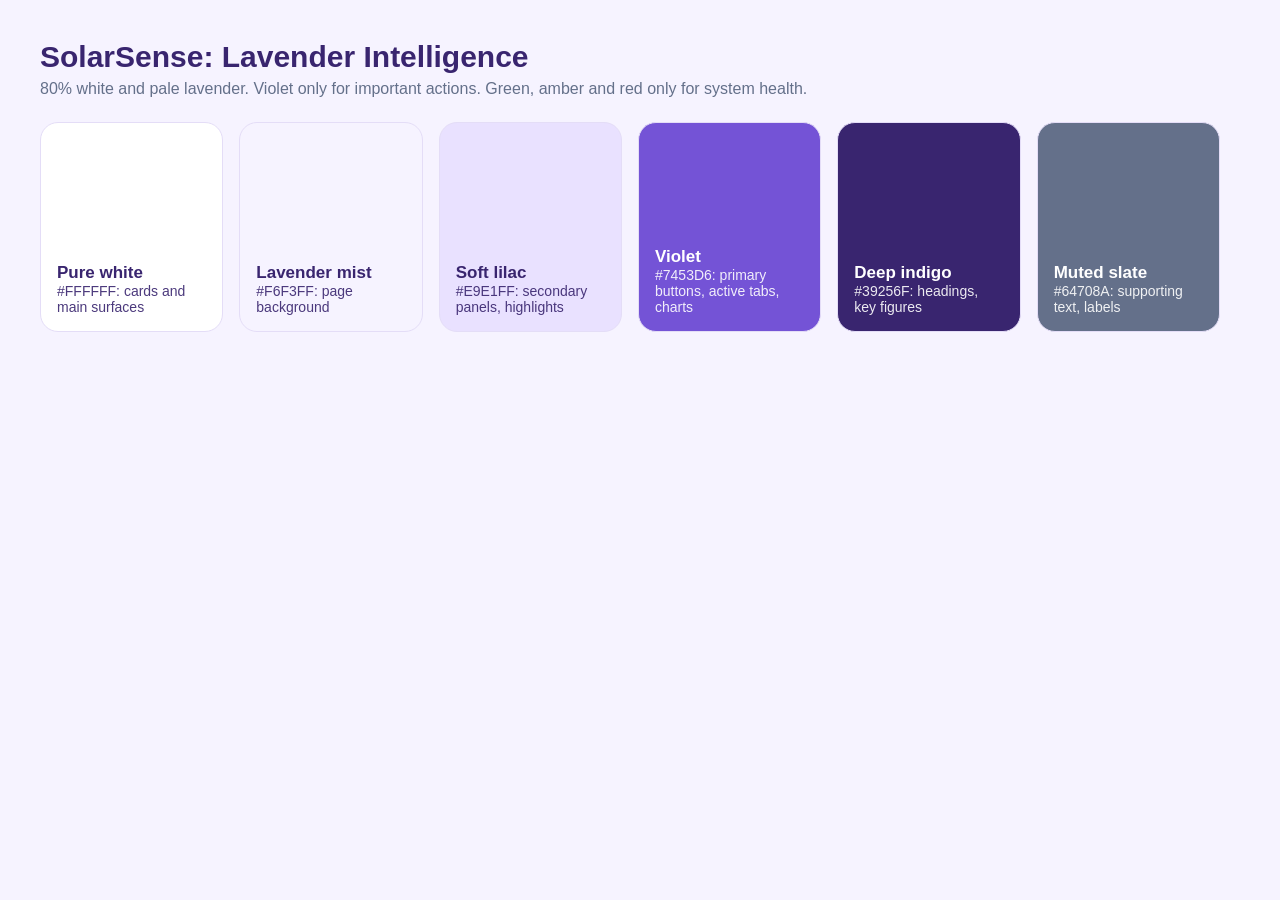
<file: docs/brand/palette.html>
<!doctype html><html><head><meta charset="utf-8"><style>
body{margin:0;width:1260px;height:430px;background:#F6F3FF;font-family:Arial,sans-serif;color:#39256F;padding:40px;box-sizing:border-box}
h1{margin:0 0 6px;font-size:30px}p{margin:0 0 24px;color:#64708A}
.row{display:flex;gap:16px}.c{flex:1;border-radius:18px;height:210px;padding:16px;box-sizing:border-box;display:flex;flex-direction:column;justify-content:flex-end;border:1.5px solid #e4ddf7}
.c b{font-size:17px}.c span{font-size:14px;opacity:.9}
</style></head><body><h1>SolarSense: Lavender Intelligence</h1><p>80% white and pale lavender. Violet only for important actions. Green, amber and red only for system health.</p>
<div class="row">
<div class="c" style="background:#FFFFFF"><b>Pure white</b><span>#FFFFFF: cards and main surfaces</span></div>
<div class="c" style="background:#F6F3FF"><b>Lavender mist</b><span>#F6F3FF: page background</span></div>
<div class="c" style="background:#E9E1FF"><b>Soft lilac</b><span>#E9E1FF: secondary panels, highlights</span></div>
<div class="c" style="background:#7453D6;color:#fff"><b>Violet</b><span>#7453D6: primary buttons, active tabs, charts</span></div>
<div class="c" style="background:#39256F;color:#fff"><b>Deep indigo</b><span>#39256F: headings, key figures</span></div>
<div class="c" style="background:#64708A;color:#fff"><b>Muted slate</b><span>#64708A: supporting text, labels</span></div>
</div></body></html>
</file>
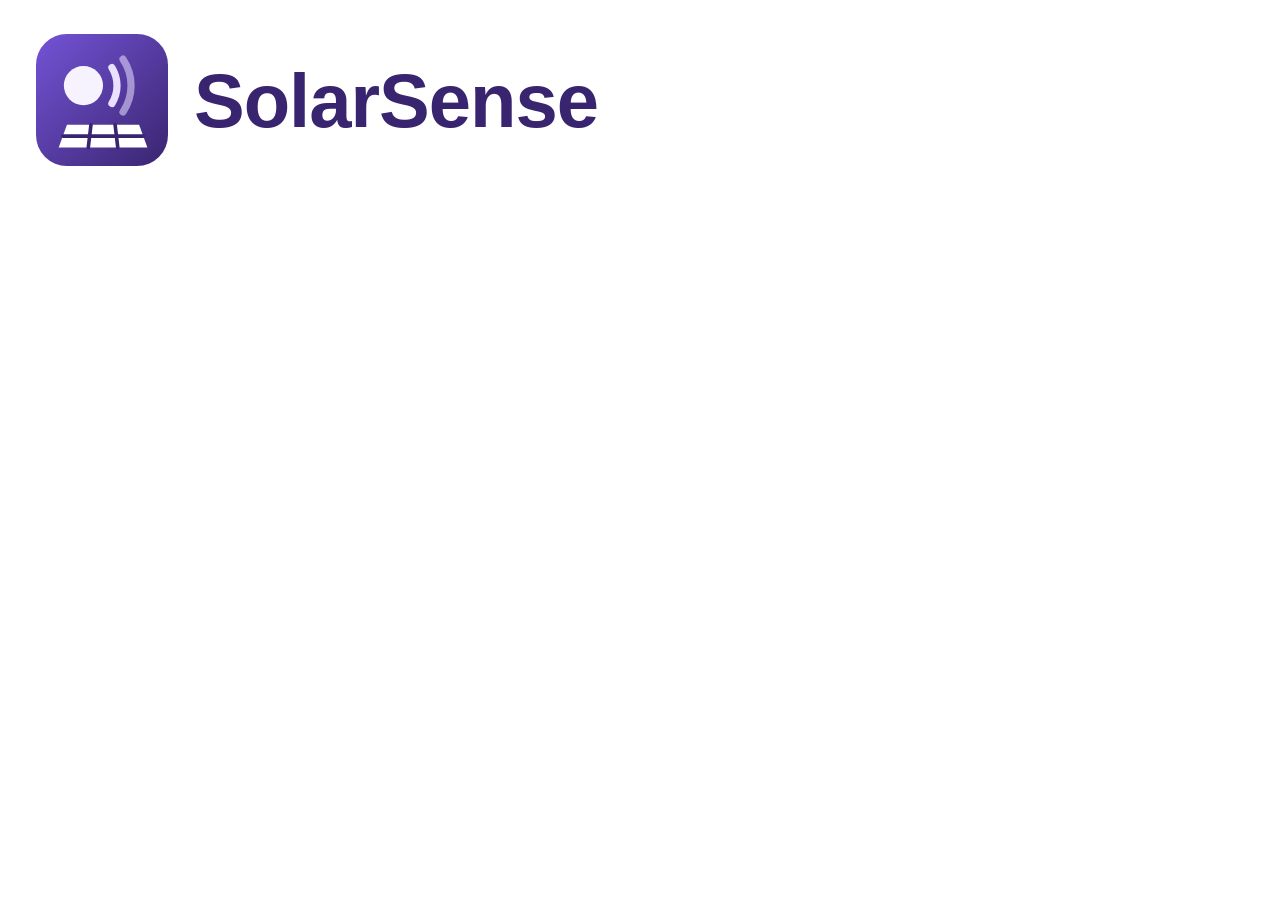
<file: docs/brand/wordmark.html>
<!doctype html><html><head><meta charset="utf-8"><style>
body{margin:0;width:760px;height:200px;display:flex;align-items:center;gap:26px;padding:0 36px;box-sizing:border-box;background:#FFFFFF;font-family:Archivo,Arial,sans-serif}
img{width:132px;height:132px}
b{font-size:76px;font-weight:800;letter-spacing:-1px;color:#39256F}
</style></head><body><img src="logo.svg"><b>SolarSense</b></body></html>
</file>
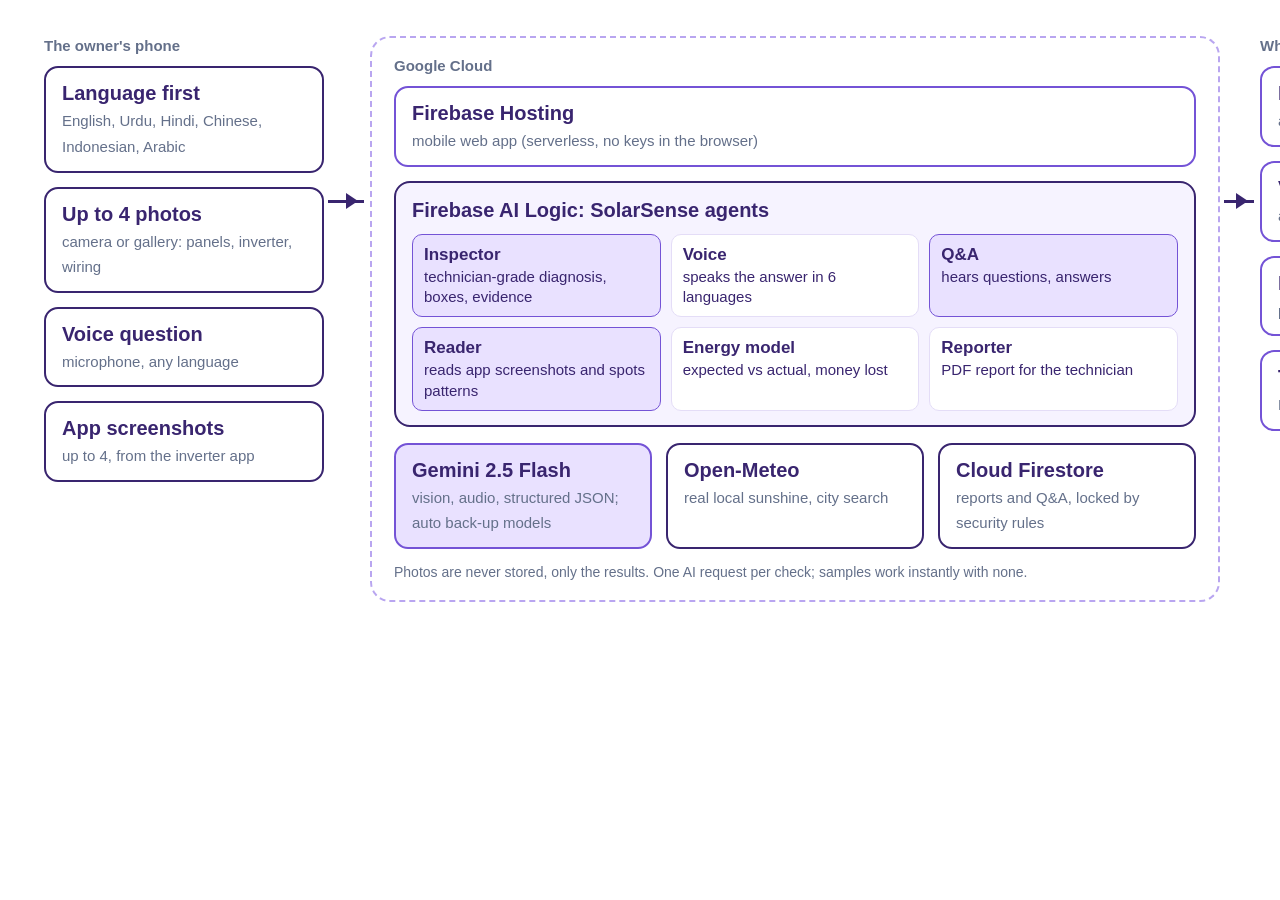
<file: docs/diagrams/architecture.html>
<!doctype html><html><head><meta charset="utf-8"><style>
:root{--ink:#39256f;--soft:#64708a;--rule:#e4ddf7;--sun:#7453d6;--sunbg:#e9e1ff;--blue:#39256f;--bluebg:#f6f3ff}
*{box-sizing:border-box}body{margin:0;width:1600px;height:580px;font:400 19px/1.35 Arial,sans-serif;color:var(--ink);background:#ffffff;padding:36px 44px;position:relative}
.lab{font-size:15px;color:var(--soft);font-weight:700;margin-bottom:10px}
.box{border:2px solid var(--ink);border-radius:14px;padding:12px 16px;background:#fff;margin-bottom:14px}
.box b{display:block;font-size:20px}.box span{font-size:15px;color:var(--soft)}
.col{position:absolute;top:36px}
.gcp{position:absolute;left:370px;top:36px;width:850px;border:2px dashed #b9a6f0;border-radius:20px;padding:18px 22px}
.run{border:2px solid var(--blue);border-radius:16px;padding:14px 16px;background:var(--bluebg);margin-top:14px}
.ag{display:grid;grid-template-columns:repeat(3,1fr);gap:10px;margin-top:10px}
.a{background:#fff;border:1.5px solid var(--rule);border-radius:10px;padding:9px 11px;font-size:15px}.a b{display:block;font-size:17px}
.a.g{border-color:var(--sun);background:var(--sunbg)}
.row{display:grid;grid-template-columns:repeat(3,1fr);gap:14px;margin-top:16px}
.g2{border-color:var(--sun);background:var(--sunbg)}
.arrow{position:absolute;height:3px;background:var(--ink)}.arrow::after{content:"";position:absolute;right:-2px;top:-7px;border:8px solid transparent;border-left:12px solid var(--ink)}
.note{font-size:14px;color:var(--soft);margin:14px 0 0}
</style></head><body>
<div class="col" style="left:44px;width:280px">
 <div class="lab">The owner's phone</div>
 <div class="box"><b>Language first</b><span>English, Urdu, Hindi, Chinese, Indonesian, Arabic</span></div>
 <div class="box"><b>Up to 4 photos</b><span>camera or gallery: panels, inverter, wiring</span></div>
 <div class="box"><b>Voice question</b><span>microphone, any language</span></div>
 <div class="box"><b>App screenshots</b><span>up to 4, from the inverter app</span></div>
</div>
<div class="gcp">
 <div class="lab">Google Cloud</div>
 <div class="box" style="border-color:#7453d6;margin:0"><b>Firebase Hosting</b><span>mobile web app (serverless, no keys in the browser)</span></div>
 <div class="run"><b style="font-size:20px">Firebase AI Logic: SolarSense agents</b>
  <div class="ag">
   <div class="a g"><b>Inspector</b>technician-grade diagnosis, boxes, evidence</div>
   <div class="a"><b>Voice</b>speaks the answer in 6 languages</div>
   <div class="a g"><b>Q&amp;A</b>hears questions, answers</div>
   <div class="a g"><b>Reader</b>reads app screenshots and spots patterns</div>
   <div class="a"><b>Energy model</b>expected vs actual, money lost</div>
   <div class="a"><b>Reporter</b>PDF report for the technician</div>
  </div></div>
 <div class="row">
  <div class="box g2" style="margin:0"><b>Gemini 2.5 Flash</b><span>vision, audio, structured JSON; auto back-up models</span></div>
  <div class="box" style="margin:0"><b>Open-Meteo</b><span>real local sunshine, city search</span></div>
  <div class="box" style="margin:0"><b>Cloud Firestore</b><span>reports and Q&amp;A, locked by security rules</span></div>
 </div>
 <p class="note">Photos are never stored, only the results. One AI request per check; samples work instantly with none.</p>
</div>
<div class="col" style="left:1260px;width:296px">
 <div class="lab">What the owner gets</div>
 <div class="box" style="border-color:var(--sun)"><b>Marked photo</b><span>a box around every problem</span></div>
 <div class="box" style="border-color:var(--sun)"><b>Voice + captions</b><span>and a written card per issue</span></div>
 <div class="box" style="border-color:var(--sun)"><b>Money lost</b><span>per month, in their currency</span></div>
 <div class="box" style="border-color:var(--sun)"><b>Technician report</b><span>PDF, shared on WhatsApp</span></div>
</div>
<div class="arrow" style="left:328px;top:200px;width:36px"></div>
<div class="arrow" style="left:1224px;top:200px;width:30px"></div>
</body></html>
</file>
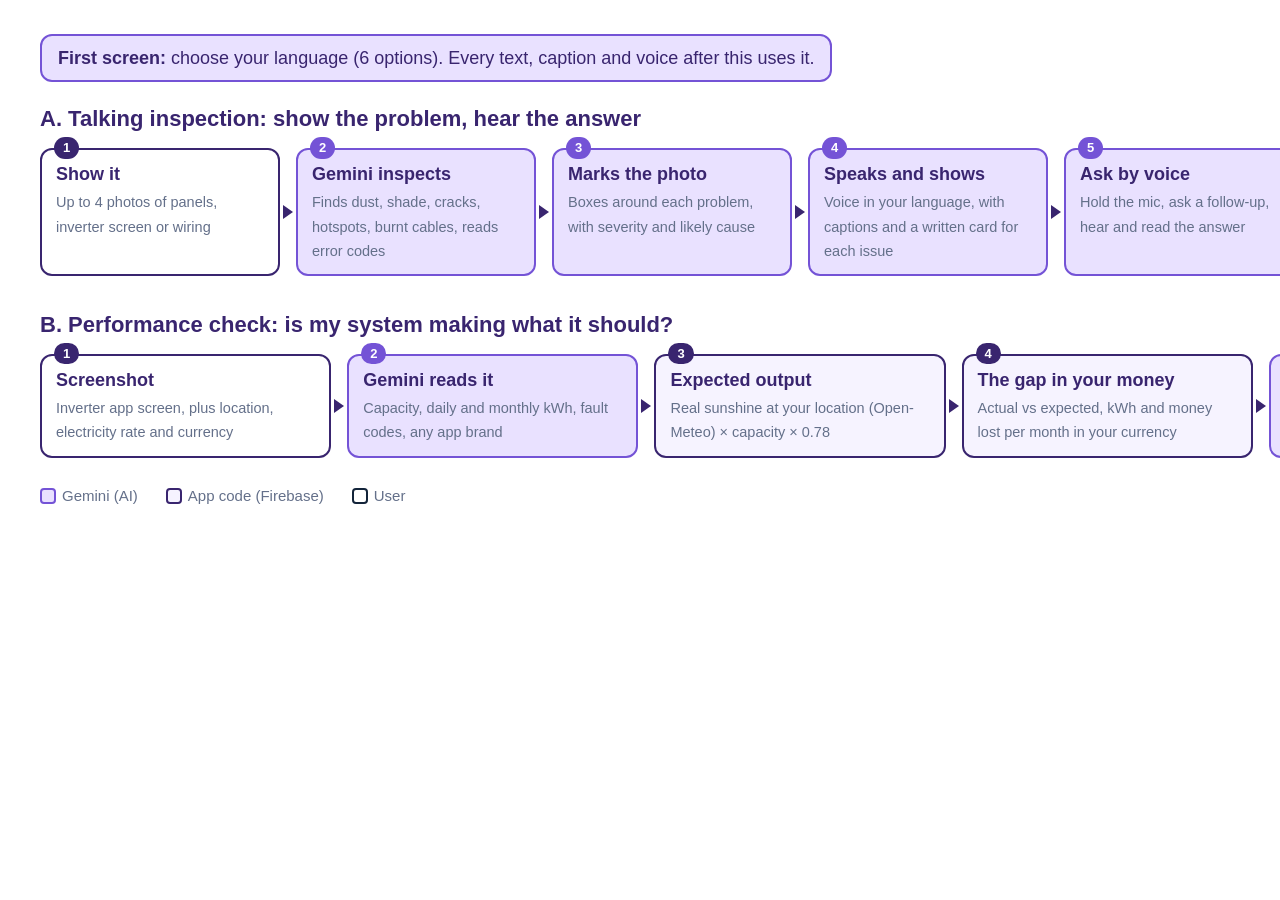
<file: docs/diagrams/workflow.html>
<!doctype html><html><head><meta charset="utf-8"><style>
:root{--ink:#39256f;--soft:#64708a;--rule:#e4ddf7;--sun:#7453d6;--sunbg:#e9e1ff;--blue:#39256f;--bluebg:#f6f3ff}
*{box-sizing:border-box}body{margin:0;width:1600px;height:540px;font:400 18px/1.35 Arial,sans-serif;color:var(--ink);background:#ffffff;padding:34px 40px}
h2{font-size:22px;margin:0 0 14px}
.first{display:inline-block;border:2px solid #7453d6;background:#e9e1ff;border-radius:12px;padding:10px 16px;font-size:18px;margin-bottom:22px}
.flow{display:flex;gap:16px;align-items:stretch;margin-bottom:34px}
.s{flex:1;border:2px solid var(--ink);border-radius:12px;padding:12px 14px;position:relative;background:#fff}
.s b{display:block;font-size:18px;margin-bottom:3px}.s span{font-size:14.5px;color:var(--soft)}
.s .n{position:absolute;top:-13px;left:12px;background:var(--ink);color:#fff;border-radius:99px;font-size:13px;font-weight:700;padding:2px 9px;font-style:normal}
.s.ai{border-color:var(--sun);background:var(--sunbg)}.s.ai .n{background:var(--sun);color:#fff}
.s.code{border-color:var(--blue);background:var(--bluebg)}.s.code .n{background:var(--blue)}
.s+.s::before{content:"";position:absolute;left:-15px;top:50%;border:7px solid transparent;border-left:10px solid var(--ink);transform:translateY(-50%)}
.legend{display:flex;gap:28px;font-size:15px;color:var(--soft);margin-top:-6px}
.legend i{display:inline-block;width:16px;height:16px;border-radius:4px;vertical-align:-3px;margin-right:6px;border:2px solid}
</style></head><body>
<div class="first"><b>First screen:</b> choose your language (6 options). Every text, caption and voice after this uses it.</div>
<h2>A. Talking inspection: show the problem, hear the answer</h2>
<div class="flow">
 <div class="s"><i class="n">1</i><b>Show it</b><span>Up to 4 photos of panels, inverter screen or wiring</span></div>
 <div class="s ai"><i class="n">2</i><b>Gemini inspects</b><span>Finds dust, shade, cracks, hotspots, burnt cables, reads error codes</span></div>
 <div class="s ai"><i class="n">3</i><b>Marks the photo</b><span>Boxes around each problem, with severity and likely cause</span></div>
 <div class="s ai"><i class="n">4</i><b>Speaks and shows</b><span>Voice in your language, with captions and a written card for each issue</span></div>
 <div class="s ai"><i class="n">5</i><b>Ask by voice</b><span>Hold the mic, ask a follow-up, hear and read the answer</span></div>
 <div class="s code"><i class="n">6</i><b>Act</b><span>Safe steps for you, or a PDF report for the technician on WhatsApp. Saved in Firestore</span></div>
</div>
<h2>B. Performance check: is my system making what it should?</h2>
<div class="flow">
 <div class="s"><i class="n">1</i><b>Screenshot</b><span>Inverter app screen, plus location, electricity rate and currency</span></div>
 <div class="s ai"><i class="n">2</i><b>Gemini reads it</b><span>Capacity, daily and monthly kWh, fault codes, any app brand</span></div>
 <div class="s code"><i class="n">3</i><b>Expected output</b><span>Real sunshine at your location (Open-Meteo) × capacity × 0.78</span></div>
 <div class="s code"><i class="n">4</i><b>The gap in your money</b><span>Actual vs expected, kWh and money lost per month in your currency</span></div>
 <div class="s ai"><i class="n">5</i><b>Explains and speaks</b><span>Likely causes with evidence and how to check, as text and voice</span></div>
</div>
<div class="legend"><span><i style="border-color:#7453d6;background:#e9e1ff"></i>Gemini (AI)</span><span><i style="border-color:#39256f;background:#f6f3ff"></i>App code (Firebase)</span><span><i style="border-color:#13243a"></i>User</span></div>
</body></html>
</file>
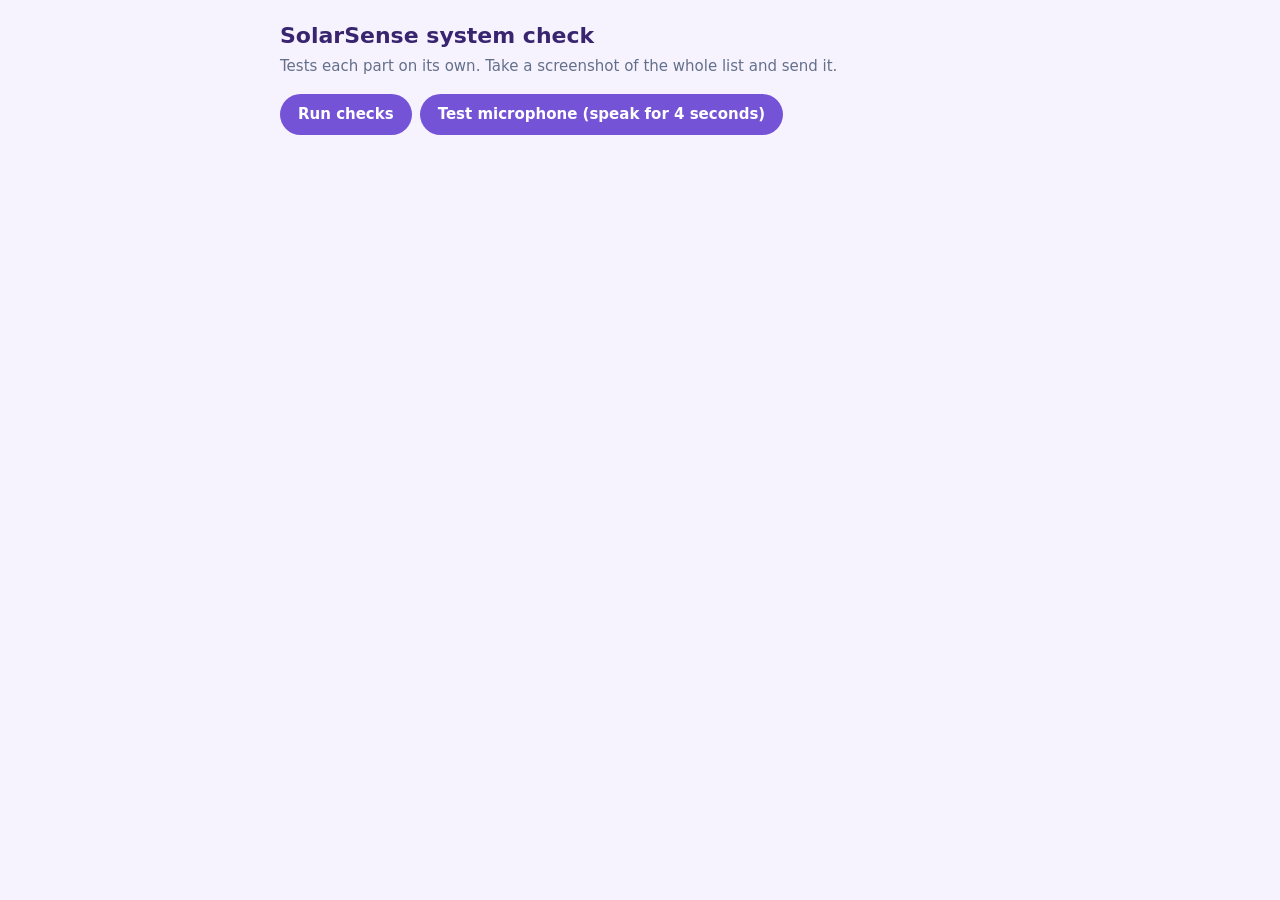
<file: frontend/public/check.html>
<!doctype html>
<html lang="en">
<head>
<meta charset="utf-8">
<meta name="viewport" content="width=device-width, initial-scale=1">
<title>SolarSense system check</title>
<script src="config.js"></script>
<style>
  :root { --violet: #7453d6; --indigo: #39256f; --slate: #64708a; --mist: #f6f3ff; }
  body { margin: 0; padding: 16px; background: var(--mist); color: var(--indigo); font: 15px/1.45 system-ui, sans-serif; }
  main { max-width: 720px; margin: 0 auto; }
  h1 { font-size: 22px; margin: 4px 0 4px; }
  p.sub { color: var(--slate); margin: 0 0 16px; }
  button { background: var(--violet); color: #fff; border: 0; border-radius: 999px; padding: 10px 18px; font: inherit; font-weight: 600; cursor: pointer; margin: 0 8px 8px 0; }
  ol { padding: 0; list-style: none; }
  li { background: #fff; border-radius: 10px; padding: 10px 12px; margin: 6px 0; border-left: 5px solid #ccc; }
  li.ok { border-color: #2e7d4f; } li.bad { border-color: #c0352b; } li.run { border-color: #b0730c; }
  li b { display: block; } li code { display: block; white-space: pre-wrap; word-break: break-word; color: var(--slate); font-size: 13px; margin-top: 4px; }
</style>
</head>
<body>
<main>
  <h1>SolarSense system check</h1>
  <p class="sub">Tests each part on its own. Take a screenshot of the whole list and send it.</p>
  <button id="run">Run checks</button><button id="mic">Test microphone (speak for 4 seconds)</button>
  <ol id="out"></ol>
</main>
<script type="module">
const SDK = "https://www.gstatic.com/firebasejs/12.19.0";
const out = document.getElementById("out");
const timeout = (p, ms) => Promise.race([p, new Promise((_, r) => setTimeout(() => r(new Error(`no answer after ${ms / 1000} s`)), ms))]);
function row(name) {
  const li = document.createElement("li"); li.className = "run"; li.innerHTML = `<b>${name}</b><code>running…</code>`; out.appendChild(li);
  return (ok, text) => { li.className = ok ? "ok" : "bad"; li.querySelector("code").textContent = (ok ? "OK  " : "FAILED  ") + text; };
}
let fb = null;
async function load() {
  if (fb) return fb;
  const done = row("1. Load Firebase");
  const t = performance.now();
  try {
    const [{ initializeApp }, ai, fs] = await timeout(Promise.all([import(`${SDK}/firebase-app.js`), import(`${SDK}/firebase-ai.js`), import(`${SDK}/firebase-firestore.js`)]), 20000);
    const app = initializeApp(window.FIREBASE_CONFIG);
    fb = { ai, fs, app, aiInst: ai.getAI(app, { backend: new ai.GoogleAIBackend() }), db: fs.getFirestore(app) };
    done(true, `${Math.round(performance.now() - t)} ms · project ${window.FIREBASE_CONFIG.projectId} · ${navigator.userAgent.slice(0, 80)}`);
  } catch (e) { done(false, String(e?.message || e)); throw e; }
  return fb;
}
async function ask(model, contents, config = {}, ms = 40000) {
  const m = fb.ai.getGenerativeModel(fb.aiInst, { model, generationConfig: config });
  const t = performance.now();
  const r = await timeout(m.generateContent(contents), ms);
  return { text: r.response.text(), ms: Math.round(performance.now() - t) };
}
document.getElementById("run").onclick = async () => {
  out.innerHTML = "";
  try { await load(); } catch { return; }
  for (const [n, model, cfg] of [
    ["2. Gemini 3 Flash preview", "gemini-3-flash-preview", {}],
    ["3. Gemini 3 Flash, fast mode", "gemini-3-flash-preview", { thinkingConfig: { thinkingLevel: "low" } }],
    ["4. Gemini 3.1 Flash-Lite preview", "gemini-3.1-flash-lite-preview", {}],
    ["5. Gemini Flash-Lite (latest)", "gemini-flash-lite-latest", {}],
    ["5b. Gemini Flash (latest)", "gemini-flash-latest", {}],
  ]) {
    const done = row(n);
    try { const r = await ask(model, "Reply with just the word OK.", cfg); done(true, `${r.ms} ms · "${r.text.trim().slice(0, 40)}"`); }
    catch (e) { done(false, String(e?.message || e)); }
  }
  const done6 = row("6. Gemini structured answer (JSON)");
  try {
    const S = fb.ai.Schema;
    const r = await ask("gemini-3.1-flash-lite-preview", "Answer in Urdu: is it safe to wash solar panels at noon?",
      { responseMimeType: "application/json", responseSchema: S.object({ properties: { answer: S.string() } }) });
    done6(true, `${r.ms} ms · ${r.text.slice(0, 120)}`);
  } catch (e) { done6(false, String(e?.message || e)); }
  const done7 = row("7. Firestore");
  try {
    const t = performance.now();
    const snap = await timeout(fb.fs.getDoc(fb.fs.doc(fb.db, "samples", "dusty-en-v2")), 10000);
    done7(true, `${Math.round(performance.now() - t)} ms · reachable (document ${snap.exists() ? "found" : "not created yet, that's fine"})`);
  } catch (e) { done7(false, String(e?.code || e?.message || e)); }
};
document.getElementById("mic").onclick = async () => {
  out.innerHTML = "";
  const done = row("Microphone");
  let blob;
  try {
    if (!window.isSecureContext) throw new Error("page is not https, so the browser blocks the mic");
    const stream = await navigator.mediaDevices.getUserMedia({ audio: true });
    const rec = new MediaRecorder(stream), chunks = [];
    rec.ondataavailable = (e) => e.data.size && chunks.push(e.data);
    await new Promise((res) => { rec.onstop = res; rec.start(); setTimeout(() => rec.stop(), 4000); });
    stream.getTracks().forEach((t) => t.stop());
    blob = new Blob(chunks, { type: rec.mimeType });
    done(true, `recorded ${Math.round(blob.size / 1024)} KB as ${rec.mimeType || "unknown type"}`);
  } catch (e) { done(false, `${e?.name || ""} ${e?.message || e}`); return; }
  const done2 = row("Convert to WAV");
  let wav;
  try {
    const ctx = new (window.AudioContext || window.webkitAudioContext)();
    const buf = await ctx.decodeAudioData(await blob.arrayBuffer());
    const rate = 16000, off = new OfflineAudioContext(1, Math.ceil(buf.duration * rate), rate);
    const src = off.createBufferSource(); src.buffer = buf; src.connect(off.destination); src.start();
    const pcm = (await off.startRendering()).getChannelData(0);
    const v = new DataView(new ArrayBuffer(44 + pcm.length * 2)), w = (o, s) => [...s].forEach((c, i) => v.setUint8(o + i, c.charCodeAt(0)));
    w(0, "RIFF"); v.setUint32(4, 36 + pcm.length * 2, true); w(8, "WAVE"); w(12, "fmt "); v.setUint32(16, 16, true); v.setUint16(20, 1, true); v.setUint16(22, 1, true);
    v.setUint32(24, rate, true); v.setUint32(28, rate * 2, true); v.setUint16(32, 2, true); v.setUint16(34, 16, true); w(36, "data"); v.setUint32(40, pcm.length * 2, true);
    for (let i = 0; i < pcm.length; i++) v.setInt16(44 + i * 2, Math.max(-1, Math.min(1, pcm[i])) * 0x7fff, true);
    wav = new Blob([v], { type: "audio/wav" });
    done2(true, `${buf.duration.toFixed(1)} s of audio`);
  } catch (e) { done2(false, String(e?.message || e)); return; }
  const done3 = row("Gemini hears it");
  try {
    await load();
    const data = await new Promise((res) => { const fr = new FileReader(); fr.onload = () => res(String(fr.result).split(",")[1]); fr.readAsDataURL(wav); });
    const r = await ask("gemini-3.1-flash-lite-preview", ["Write down exactly what is said in this audio. If nothing is said, reply: (silence)", { inlineData: { data, mimeType: "audio/wav" } }],
      {});
    done3(true, `${r.ms} ms · "${r.text.trim().slice(0, 160)}"`);
  } catch (e) { done3(false, String(e?.message || e)); }
};
</script>
</body>
</html>
</file>
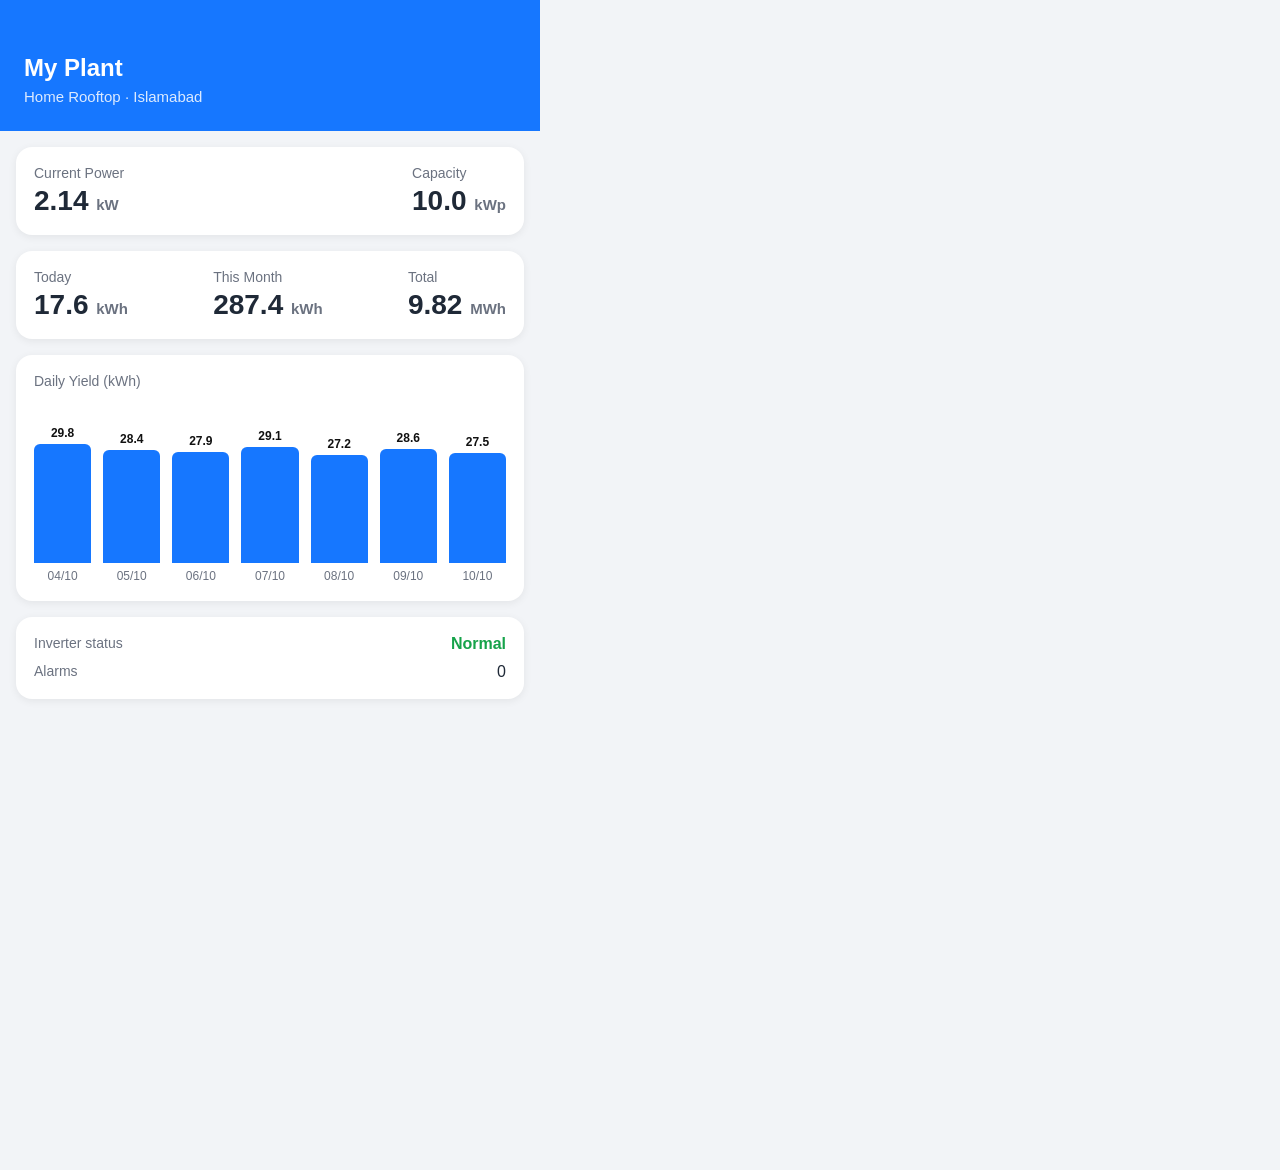
<file: tools/scenes/app.html>
<!doctype html><html><body style="margin:0;width:540px;height:1170px;overflow:hidden;font-family:Arial;background:#f2f4f7;color:#1f2937">
<style>
.top{background:#1677ff;color:#fff;padding:54px 24px 26px}.top h1{margin:0;font-size:24px}.top p{margin:6px 0 0;opacity:.85;font-size:15px}
.card{background:#fff;margin:16px;border-radius:16px;padding:18px;box-shadow:0 2px 8px #0001}
.row{display:flex;justify-content:space-between}.k{font-size:14px;color:#6b7280}.v{font-size:28px;font-weight:bold;margin-top:4px}.v small{font-size:15px;color:#6b7280}
.bars{display:flex;align-items:flex-end;gap:12px;height:180px;margin-top:14px}.bars div{flex:1;text-align:center;font-size:12px;color:#6b7280}
.bars i{display:block;background:#1677ff;border-radius:6px 6px 0 0;margin-bottom:6px}.bars b{display:block;color:#111;font-size:12px;margin-bottom:4px}
.ok{color:#16a34a;font-weight:bold}
</style>
<div class="top"><h1>My Plant</h1><p>Home Rooftop · Islamabad</p></div>
<div class="card"><div class="row"><div><div class="k">Current Power</div><div class="v">2.14 <small>kW</small></div></div><div><div class="k">Capacity</div><div class="v">10.0 <small>kWp</small></div></div></div></div>
<div class="card"><div class="row"><div><div class="k">Today</div><div class="v">17.6 <small>kWh</small></div></div><div><div class="k">This Month</div><div class="v">287.4 <small>kWh</small></div></div><div><div class="k">Total</div><div class="v">9.82 <small>MWh</small></div></div></div></div>
<div class="card"><div class="k">Daily Yield (kWh)</div><div class="bars">
<div><b>29.8</b><i style="height:119px"></i>04/10</div><div><b>28.4</b><i style="height:113px"></i>05/10</div><div><b>27.9</b><i style="height:111px"></i>06/10</div><div><b>29.1</b><i style="height:116px"></i>07/10</div><div><b>27.2</b><i style="height:108px"></i>08/10</div><div><b>28.6</b><i style="height:114px"></i>09/10</div><div><b>27.5</b><i style="height:110px"></i>10/10</div>
</div></div>
<div class="card"><div class="row"><div class="k">Inverter status</div><div class="ok">Normal</div></div><div class="row" style="margin-top:10px"><div class="k">Alarms</div><div>0</div></div></div>
</body></html>
</file>
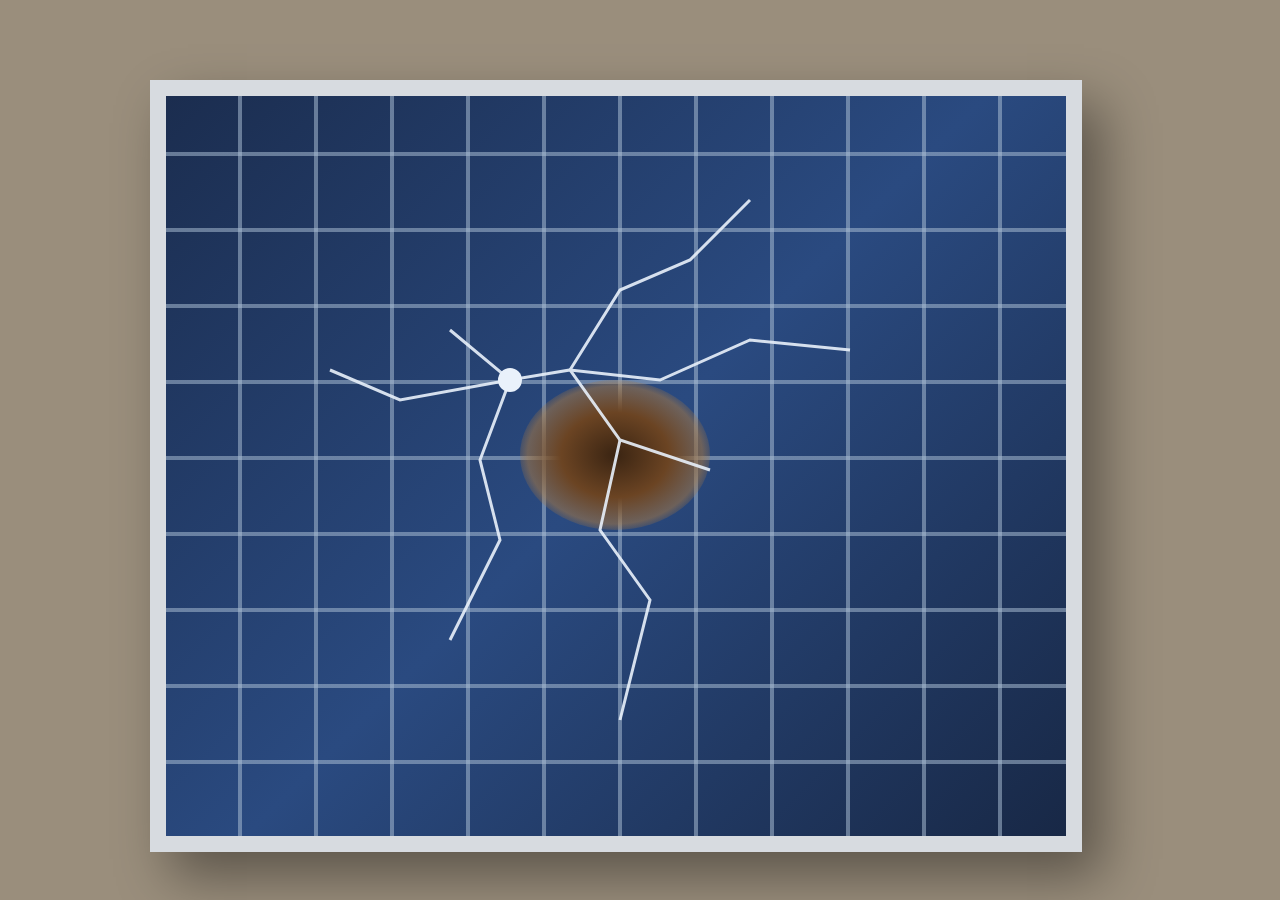
<file: tools/scenes/cracked.html>
<!doctype html><html><body style="margin:0;width:1200px;height:900px;overflow:hidden;background:#9a8e7c">
<style>
.p{position:absolute;left:150px;top:80px;width:900px;height:740px;border:16px solid #d7dbe0;background:repeating-linear-gradient(90deg,transparent 0 72px,#a9bdd388 72px 76px),repeating-linear-gradient(0deg,transparent 0 72px,#a9bdd388 72px 76px),linear-gradient(135deg,#1b2d4f,#2a4a80 50%,#182846);box-shadow:20px 25px 50px #0006}
.hot{position:absolute;left:520px;top:380px;width:190px;height:150px;border-radius:50%;background:radial-gradient(#3a2412,#6b4423 40%,#a9783f88 65%,transparent 75%)}
svg{position:absolute;left:150px;top:80px}
</style>
<div class="p"></div><div class="hot"></div>
<svg width="932" height="772"><g stroke="#e9f1fb" stroke-width="3" fill="none" opacity=".9">
<path d="M300 250 L360 300 L420 290 L470 360 L560 390"/><path d="M360 300 L330 380 L350 460 L300 560"/><path d="M420 290 L470 210 L540 180 L600 120"/>
<path d="M470 360 L450 450 L500 520 L470 640"/><path d="M360 300 L250 320 L180 290"/><path d="M420 290 L510 300 L600 260 L700 270"/>
</g><circle cx="360" cy="300" r="12" fill="#e9f1fb"/></svg>
</body></html>
</file>
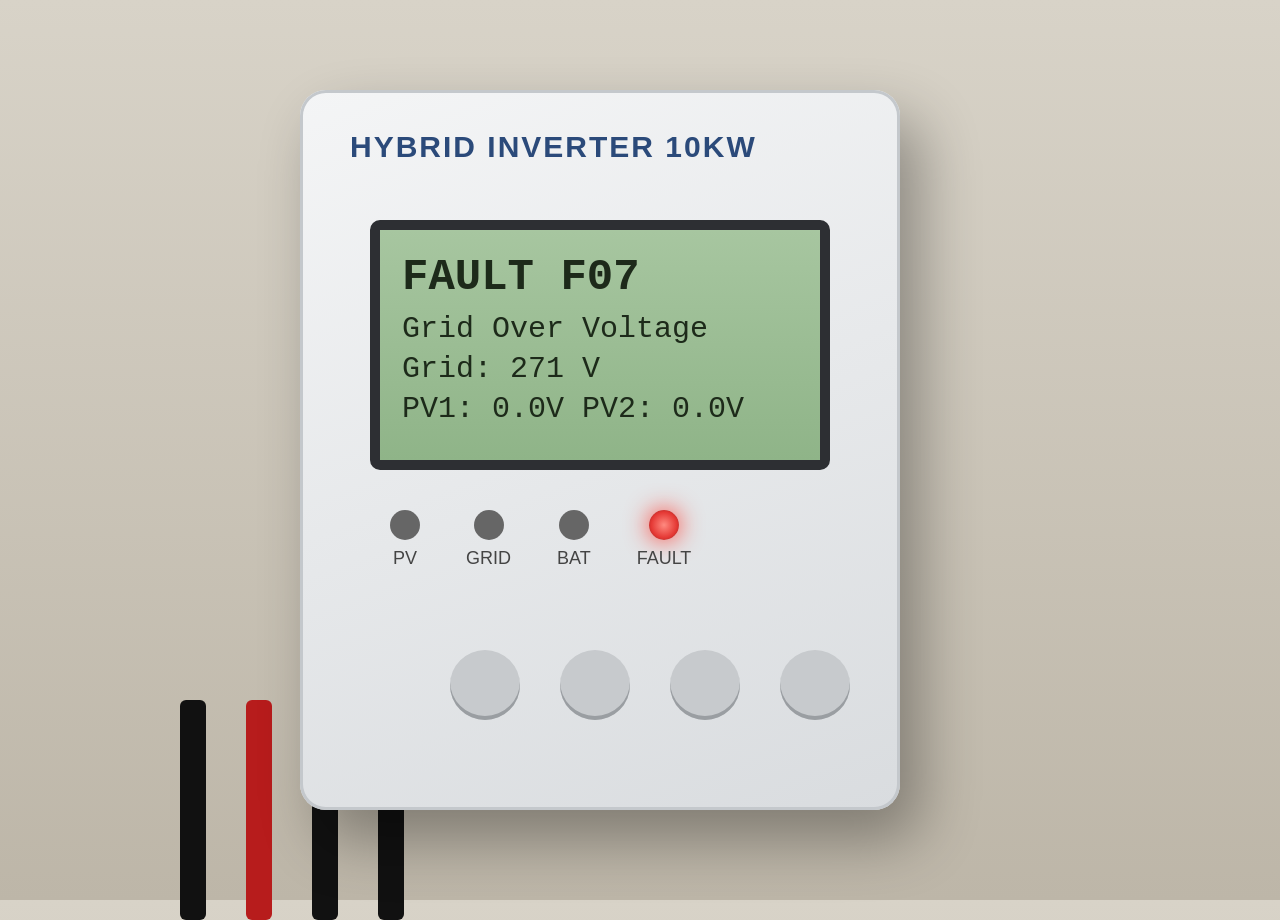
<file: tools/scenes/inverter.html>
<!doctype html><html><body style="margin:0;width:1200px;height:900px;overflow:hidden;font-family:Arial;background:linear-gradient(#d8d3c8,#bdb6a8)">
<style>
.box{position:absolute;left:300px;top:90px;width:600px;height:720px;border-radius:26px;background:linear-gradient(160deg,#f4f5f6,#d9dcdf);box-shadow:20px 30px 60px #0005,inset 0 0 0 3px #c4c8cc}
.brand{position:absolute;left:50px;top:40px;font-weight:bold;font-size:30px;letter-spacing:2px;color:#2b4a7a}
.lcd{position:absolute;left:70px;top:130px;width:460px;height:250px;background:linear-gradient(#a7c6a0,#8fb488);border:10px solid #2d2f33;border-radius:10px;font-family:"Courier New",monospace;color:#1d2a1a;padding:22px;box-sizing:border-box}
.lcd b{display:block;font-size:44px;margin-bottom:10px}
.lcd span{display:block;font-size:30px;margin-top:6px}
.leds{position:absolute;left:90px;top:420px;display:flex;gap:46px;font-size:18px;color:#444;text-align:center}
.led{width:30px;height:30px;border-radius:50%;margin:0 auto 8px;background:#666}
.red{background:radial-gradient(#ff8a80,#e53935 60%,#8e1b18);box-shadow:0 0 25px #ff3b30}
.cables{position:absolute;left:180px;top:700px;width:240px;height:200px;display:flex;gap:40px}
.cables i{display:block;width:26px;height:220px;background:#111;border-radius:6px}
.cables i:nth-child(2){background:#b71c1c}
.btns{position:absolute;left:150px;top:560px;display:flex;gap:40px}
.btns div{width:70px;height:70px;border-radius:50%;background:#c7cacd;box-shadow:inset 0 -4px 0 #9a9ea2}
</style>
<div class="cables"><i></i><i></i><i></i><i></i></div>
<div class="box"><div class="brand">HYBRID INVERTER 10KW</div>
<div class="lcd"><b>FAULT  F07</b><span>Grid Over Voltage</span><span>Grid: 271 V</span><span>PV1: 0.0V  PV2: 0.0V</span></div>
<div class="leds"><div><div class="led"></div>PV</div><div><div class="led"></div>GRID</div><div><div class="led"></div>BAT</div><div><div class="led red"></div>FAULT</div></div>
<div class="btns"><div></div><div></div><div></div><div></div></div></div>
</body></html>
</file>
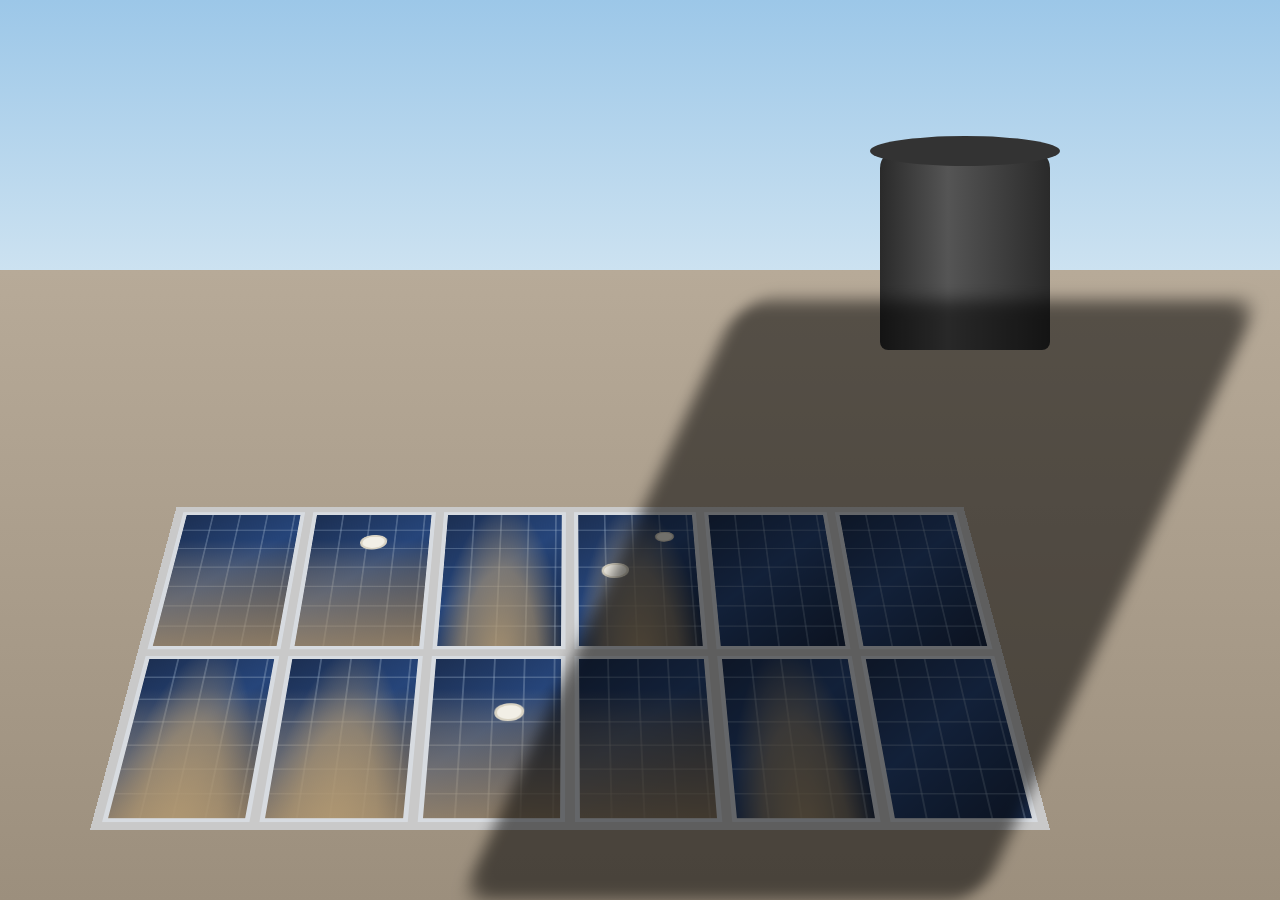
<file: tools/scenes/panels.html>
<!doctype html><html><body style="margin:0;width:1200px;height:900px;overflow:hidden;font-family:Arial">
<style>
.sky{position:absolute;inset:0 0 62% 0;background:linear-gradient(#9cc7e8,#d9e9f3)}
.roof{position:absolute;inset:30% 0 0 0;background:linear-gradient(#b7aa98,#9c8f7d)}
.tank{position:absolute;left:880px;top:150px;width:170px;height:200px;background:linear-gradient(90deg,#2a2a2a,#555 40%,#2a2a2a);border-radius:18px 18px 8px 8px}
.tank:before{content:"";position:absolute;left:-10px;right:-10px;top:-14px;height:30px;background:#333;border-radius:50%}
.arr{position:absolute;left:90px;top:330px;width:960px;height:500px;transform:perspective(1400px) rotateX(38deg);transform-origin:bottom}
.grid{display:grid;grid-template-columns:repeat(6,1fr);grid-template-rows:repeat(2,1fr);gap:10px;width:100%;height:100%;background:#c9c9c9;padding:10px;box-sizing:border-box}
.p{background:repeating-linear-gradient(90deg,transparent 0 31px,#9fb4cc55 31px 33px),repeating-linear-gradient(0deg,transparent 0 31px,#9fb4cc55 31px 33px),linear-gradient(135deg,#1c2f52,#26457a 45%,#172744);border:5px solid #d7dbe0;position:relative;overflow:hidden}
.dust{position:absolute;inset:0;background:radial-gradient(ellipse at 50% 120%,#b39a73ee,#b39a7399 45%,transparent 75%)}
.dust2{position:absolute;inset:0;background:linear-gradient(0deg,#a88f6ccc,#a88f6c55 55%,transparent 80%)}
.bird{position:absolute;width:26px;height:20px;background:#f2efe6;border-radius:50% 40% 55% 45%;box-shadow:0 0 0 3px #d9d3c3}
.shadow{position:absolute;left:600px;top:300px;width:520px;height:600px;background:#0008;filter:blur(8px);transform:skewX(-25deg);border-radius:30px}
</style>
<div class="sky"></div><div class="roof"></div><div class="tank"></div>
<div class="arr"><div class="grid">
<div class="p"><div class="dust2"></div></div><div class="p"><div class="dust2"></div><div class="bird" style="left:60px;top:40px"></div></div><div class="p"><div class="dust"></div></div><div class="p"><div class="dust"></div><div class="bird" style="left:30px;top:90px"></div><div class="bird" style="left:90px;top:30px;transform:scale(.7)"></div></div><div class="p"></div><div class="p"></div>
<div class="p"><div class="dust2"></div><div class="dust"></div></div><div class="p"><div class="dust2"></div><div class="dust"></div></div><div class="p"><div class="dust2"></div><div class="bird" style="left:70px;top:70px"></div></div><div class="p"><div class="dust2"></div></div><div class="p"><div class="dust"></div></div><div class="p"></div>
</div></div>
<div class="shadow"></div>
</body></html>
</file>
